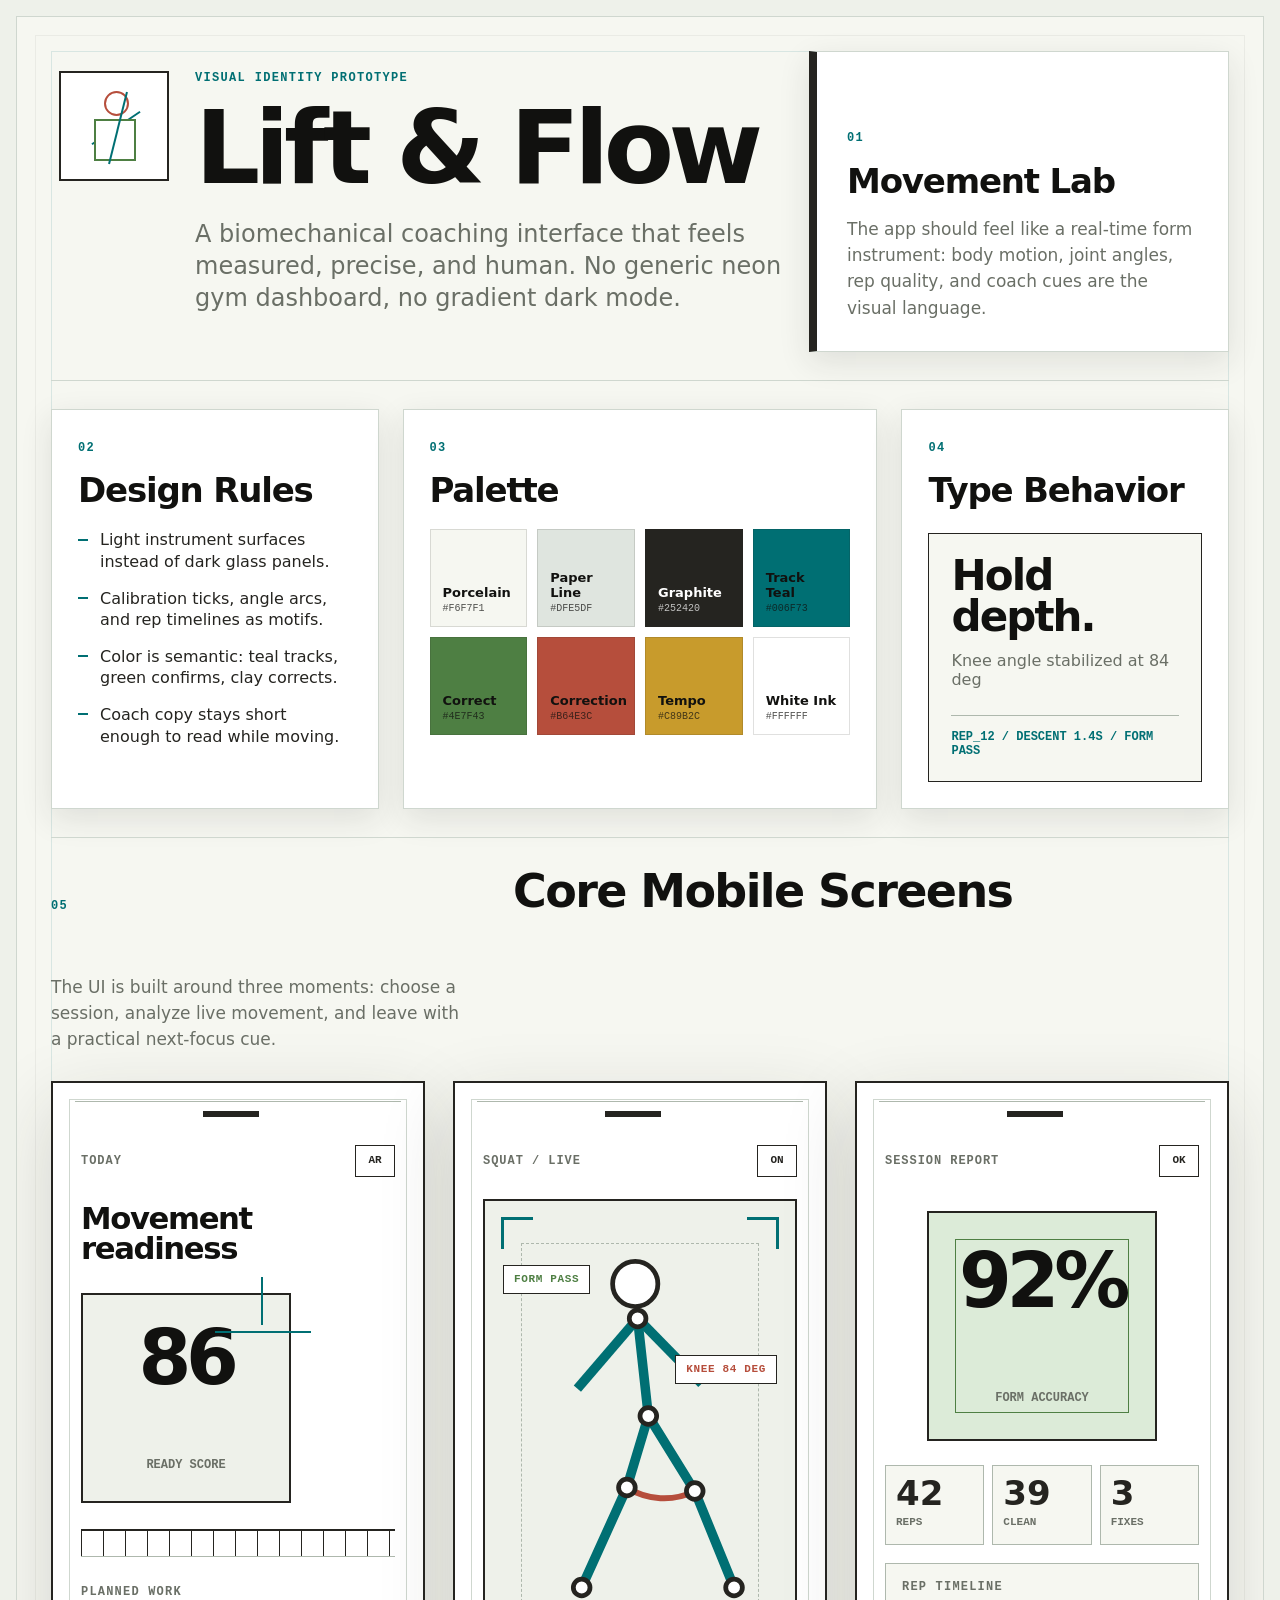
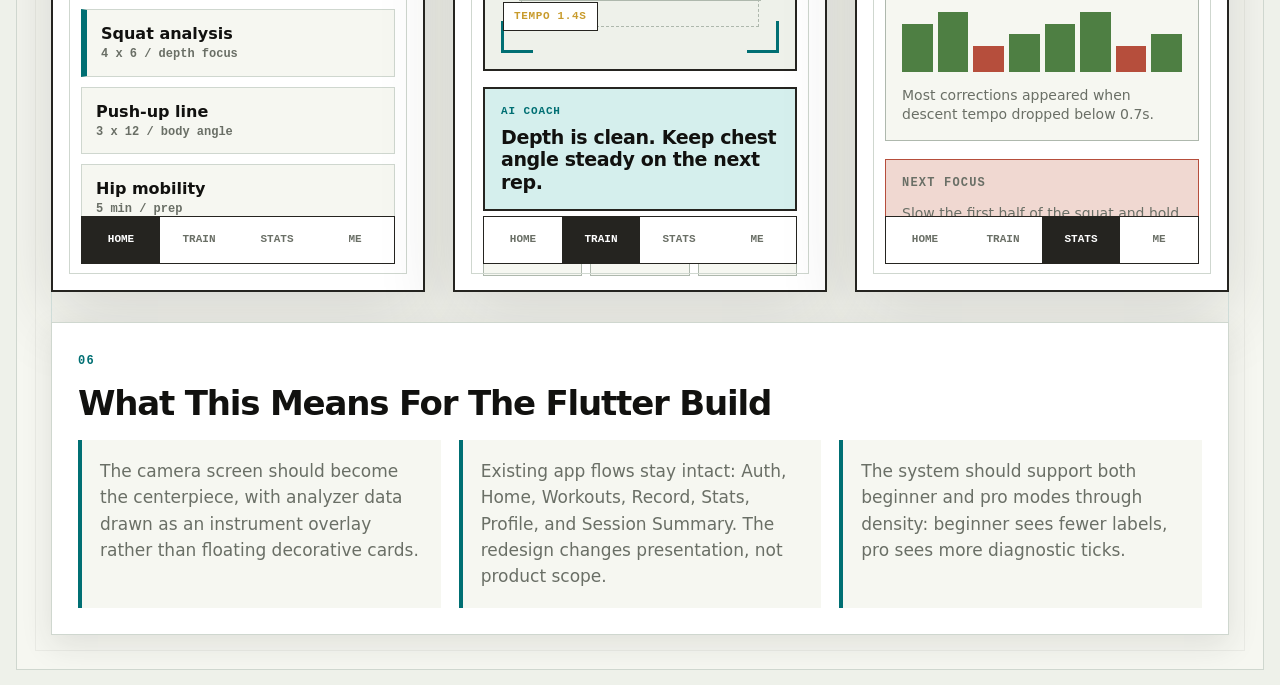
<file: design/movement-lab/index.html>
<!doctype html>
<html lang="en">
  <head>
    <meta charset="utf-8" />
    <meta name="viewport" content="width=device-width, initial-scale=1" />
    <title>Lift & Flow - Movement Lab Visual Prototype</title>
    <link rel="icon" href="./favicon.svg" type="image/svg+xml" />
    <link rel="stylesheet" href="./styles.css" />
  </head>
  <body>
    <main class="lab-board" aria-label="Lift and Flow Movement Lab design preview">
      <section class="hero-section">
        <div class="identity-lockup">
          <div class="lab-mark" aria-hidden="true">
            <span></span>
            <i></i>
          </div>
          <div>
            <p class="system-label">Visual identity prototype</p>
            <h1>Lift & Flow</h1>
            <p class="thesis">
              A biomechanical coaching interface that feels measured, precise,
              and human. No generic neon gym dashboard, no gradient dark mode.
            </p>
          </div>
        </div>

        <div class="theme-card">
          <span class="card-index">01</span>
          <h2>Movement Lab</h2>
          <p>
            The app should feel like a real-time form instrument: body motion,
            joint angles, rep quality, and coach cues are the visual language.
          </p>
        </div>
      </section>

      <section class="identity-grid" aria-label="Visual identity system">
        <article class="principle">
          <span class="card-index">02</span>
          <h2>Design Rules</h2>
          <ul>
            <li>Light instrument surfaces instead of dark glass panels.</li>
            <li>Calibration ticks, angle arcs, and rep timelines as motifs.</li>
            <li>Color is semantic: teal tracks, green confirms, clay corrects.</li>
            <li>Coach copy stays short enough to read while moving.</li>
          </ul>
        </article>

        <article class="palette">
          <span class="card-index">03</span>
          <h2>Palette</h2>
          <div class="swatches">
            <div style="--swatch: #f6f7f1"><b>Porcelain</b><small>#F6F7F1</small></div>
            <div style="--swatch: #dfe5df"><b>Paper Line</b><small>#DFE5DF</small></div>
            <div style="--swatch: #252420"><b>Graphite</b><small>#252420</small></div>
            <div style="--swatch: #006f73"><b>Track Teal</b><small>#006F73</small></div>
            <div style="--swatch: #4e7f43"><b>Correct</b><small>#4E7F43</small></div>
            <div style="--swatch: #b64e3c"><b>Correction</b><small>#B64E3C</small></div>
            <div style="--swatch: #c89b2c"><b>Tempo</b><small>#C89B2C</small></div>
            <div style="--swatch: #ffffff"><b>White Ink</b><small>#FFFFFF</small></div>
          </div>
        </article>

        <article class="type-panel">
          <span class="card-index">04</span>
          <h2>Type Behavior</h2>
          <div class="type-sample">
            <strong>Hold depth.</strong>
            <span>Knee angle stabilized at 84 deg</span>
            <code>REP_12 / DESCENT 1.4S / FORM PASS</code>
          </div>
        </article>
      </section>

      <section class="screens-section" aria-label="Mobile screen concepts">
        <div class="section-heading">
          <span class="card-index">05</span>
          <h2>Core Mobile Screens</h2>
          <p>
            The UI is built around three moments: choose a session, analyze live
            movement, and leave with a practical next-focus cue.
          </p>
        </div>

        <div class="phone-row">
          <article class="phone home-screen" aria-label="Home readiness screen">
            <div class="phone-chrome"></div>
            <header class="phone-header">
              <p>Today</p>
              <button aria-label="Profile">AR</button>
            </header>
            <h3>Movement readiness</h3>
            <div class="readiness-meter">
              <span>86</span>
              <small>ready score</small>
            </div>
            <div class="micro-ruler" aria-hidden="true"></div>
            <section class="plan-list">
              <h4>Planned work</h4>
              <div class="plan-row active">
                <b>Squat analysis</b>
                <span>4 x 6 / depth focus</span>
              </div>
              <div class="plan-row">
                <b>Push-up line</b>
                <span>3 x 12 / body angle</span>
              </div>
              <div class="plan-row">
                <b>Hip mobility</b>
                <span>5 min / prep</span>
              </div>
            </section>
            <nav class="tabbar" aria-label="App tabs">
              <span class="selected">Home</span><span>Train</span><span>Stats</span><span>Me</span>
            </nav>
          </article>

          <article class="phone live-screen" aria-label="Live coaching screen">
            <div class="phone-chrome"></div>
            <header class="phone-header">
              <p>Squat / live</p>
              <button aria-label="Connection status">ON</button>
            </header>
            <section class="camera-instrument">
              <div class="corner c1"></div>
              <div class="corner c2"></div>
              <div class="corner c3"></div>
              <div class="corner c4"></div>
              <div class="pose-asset" aria-hidden="true">
                <svg viewBox="0 0 210 360" role="img" aria-label="Pose skeleton">
                  <path class="limb" d="M103 60 L112 142 L94 202 L56 286" />
                  <path class="limb" d="M112 142 L151 205 L184 286" />
                  <path class="limb" d="M103 60 L55 116" />
                  <path class="limb" d="M103 60 L154 112" />
                  <path class="angle" d="M94 202 A58 58 0 0 0 151 205" />
                  <circle cx="101" cy="31" r="19" />
                  <circle cx="103" cy="60" r="7" />
                  <circle cx="112" cy="142" r="7" />
                  <circle cx="94" cy="202" r="7" />
                  <circle cx="151" cy="205" r="7" />
                  <circle cx="56" cy="286" r="7" />
                  <circle cx="184" cy="286" r="7" />
                </svg>
              </div>
              <div class="analysis-chip pass">FORM PASS</div>
              <div class="analysis-chip angle-chip">KNEE 84 DEG</div>
              <div class="analysis-chip tempo-chip">TEMPO 1.4S</div>
            </section>
            <section class="coach-note">
              <p>AI coach</p>
              <strong>Depth is clean. Keep chest angle steady on the next rep.</strong>
            </section>
            <div class="metric-strip">
              <span><b>12</b> correct</span>
              <span><b>2</b> fixes</span>
              <span><b>Rising</b> state</span>
            </div>
            <nav class="tabbar" aria-label="App tabs">
              <span>Home</span><span class="selected">Train</span><span>Stats</span><span>Me</span>
            </nav>
          </article>

          <article class="phone summary-screen" aria-label="Session summary screen">
            <div class="phone-chrome"></div>
            <header class="phone-header">
              <p>Session report</p>
              <button aria-label="Done">OK</button>
            </header>
            <div class="report-score">
              <span>92%</span>
              <small>form accuracy</small>
            </div>
            <section class="report-grid">
              <div><b>42</b><span>reps</span></div>
              <div><b>39</b><span>clean</span></div>
              <div><b>3</b><span>fixes</span></div>
            </section>
            <section class="timeline-card">
              <h4>Rep timeline</h4>
              <div class="timeline-bars" aria-hidden="true">
                <i></i><i></i><i class="warn"></i><i></i><i></i><i></i><i class="warn"></i><i></i>
              </div>
              <p>Most corrections appeared when descent tempo dropped below 0.7s.</p>
            </section>
            <section class="next-focus">
              <h4>Next focus</h4>
              <p>Slow the first half of the squat and hold bottom position for one beat.</p>
            </section>
            <nav class="tabbar" aria-label="App tabs">
              <span>Home</span><span>Train</span><span class="selected">Stats</span><span>Me</span>
            </nav>
          </article>
        </div>
      </section>

      <section class="implementation-notes">
        <span class="card-index">06</span>
        <h2>What This Means For The Flutter Build</h2>
        <div class="note-grid">
          <p>
            The camera screen should become the centerpiece, with analyzer data
            drawn as an instrument overlay rather than floating decorative cards.
          </p>
          <p>
            Existing app flows stay intact: Auth, Home, Workouts, Record, Stats,
            Profile, and Session Summary. The redesign changes presentation,
            not product scope.
          </p>
          <p>
            The system should support both beginner and pro modes through
            density: beginner sees fewer labels, pro sees more diagnostic ticks.
          </p>
        </div>
      </section>
    </main>
  </body>
</html>
</file>
<file: design/movement-lab/styles.css>
:root {
  --porcelain: #f6f7f1;
  --paper: #eef1ea;
  --line: #cfd7cf;
  --line-strong: #aeb8ad;
  --graphite: #252420;
  --ink: #11110f;
  --muted: #6a6f66;
  --teal: #006f73;
  --teal-soft: #d5efed;
  --green: #4e7f43;
  --green-soft: #dcebd8;
  --clay: #b64e3c;
  --clay-soft: #f0d8d1;
  --tempo: #c89b2c;
  --white: #ffffff;
  --shadow: 0 24px 70px rgba(37, 36, 32, 0.16);
  --small-shadow: 0 10px 30px rgba(37, 36, 32, 0.11);
  font-family: "IBM Plex Sans", "Aptos", "Inter", ui-sans-serif, system-ui, -apple-system, BlinkMacSystemFont, "Segoe UI", sans-serif;
}

* {
  box-sizing: border-box;
}

body {
  margin: 0;
  color: var(--ink);
  background: var(--paper);
}

button {
  font: inherit;
}

.lab-board {
  width: min(1540px, calc(100vw - 32px));
  margin: 16px auto;
  padding: 34px;
  border: 1px solid var(--line);
  background: var(--porcelain);
  position: relative;
  overflow: hidden;
}

.lab-board::before,
.lab-board::after {
  content: "";
  position: absolute;
  inset: 18px;
  pointer-events: none;
  border: 1px solid rgba(37, 36, 32, 0.06);
}

.lab-board::after {
  inset: 34px;
  border-color: rgba(0, 111, 115, 0.12);
}

.hero-section,
.identity-grid,
.screens-section,
.implementation-notes {
  position: relative;
  z-index: 1;
}

.hero-section {
  display: grid;
  grid-template-columns: minmax(0, 1fr) 420px;
  gap: 24px;
  min-height: 330px;
  border-bottom: 1px solid var(--line);
  padding-bottom: 28px;
}

.identity-lockup {
  display: flex;
  align-items: flex-start;
  gap: 26px;
  padding: 20px 0 0 8px;
}

.lab-mark {
  width: 110px;
  height: 110px;
  border: 2px solid var(--graphite);
  position: relative;
  flex: 0 0 auto;
  background: var(--white);
}

.lab-mark::before,
.lab-mark::after {
  content: "";
  position: absolute;
  background: var(--teal);
}

.lab-mark::before {
  width: 58px;
  height: 2px;
  left: 26px;
  top: 54px;
  transform: rotate(-34deg);
}

.lab-mark::after {
  width: 2px;
  height: 74px;
  left: 56px;
  top: 18px;
  transform: rotate(14deg);
}

.lab-mark span,
.lab-mark i {
  position: absolute;
  display: block;
  border: 2px solid var(--clay);
  background: var(--white);
}

.lab-mark span {
  width: 25px;
  height: 25px;
  left: 43px;
  top: 18px;
  border-radius: 999px;
}

.lab-mark i {
  width: 42px;
  height: 42px;
  left: 33px;
  bottom: 18px;
  border-color: var(--green);
}

.system-label,
.card-index {
  margin: 0;
  color: var(--teal);
  font: 700 12px/1.2 "IBM Plex Mono", "SFMono-Regular", ui-monospace, monospace;
  letter-spacing: 0.11em;
  text-transform: uppercase;
}

h1,
h2,
h3,
h4,
p {
  margin: 0;
}

h1 {
  margin-top: 18px;
  max-width: 720px;
  font-size: clamp(72px, 8vw, 132px);
  line-height: 0.88;
  letter-spacing: -0.055em;
  font-weight: 850;
}

.thesis {
  margin-top: 24px;
  max-width: 720px;
  color: var(--muted);
  font-size: 24px;
  line-height: 1.35;
  font-weight: 520;
}

.theme-card,
.principle,
.palette,
.type-panel,
.implementation-notes {
  background: var(--white);
  border: 1px solid var(--line);
  box-shadow: var(--small-shadow);
}

.theme-card {
  align-self: stretch;
  padding: 30px;
  display: flex;
  flex-direction: column;
  justify-content: flex-end;
  border-left: 8px solid var(--graphite);
}

.theme-card h2,
.principle h2,
.palette h2,
.type-panel h2,
.section-heading h2,
.implementation-notes h2 {
  margin-top: 18px;
  font-size: 34px;
  line-height: 1;
  letter-spacing: -0.035em;
}

.theme-card p,
.section-heading p,
.implementation-notes p {
  margin-top: 18px;
  color: var(--muted);
  font-size: 17px;
  line-height: 1.55;
}

.identity-grid {
  display: grid;
  grid-template-columns: 1fr 1.45fr 1fr;
  gap: 24px;
  padding: 28px 0;
}

.principle,
.palette,
.type-panel {
  padding: 26px;
  min-height: 292px;
}

.principle ul {
  padding: 0;
  margin: 22px 0 0;
  list-style: none;
  display: grid;
  gap: 15px;
}

.principle li {
  padding-left: 22px;
  position: relative;
  color: var(--graphite);
  font-size: 16px;
  line-height: 1.35;
}

.principle li::before {
  content: "";
  position: absolute;
  left: 0;
  top: 0.58em;
  width: 10px;
  height: 2px;
  background: var(--teal);
}

.swatches {
  margin-top: 22px;
  display: grid;
  grid-template-columns: repeat(4, minmax(0, 1fr));
  gap: 10px;
}

.swatches div {
  min-height: 98px;
  padding: 12px;
  display: flex;
  flex-direction: column;
  justify-content: flex-end;
  background: var(--swatch);
  border: 1px solid rgba(37, 36, 32, 0.14);
}

.swatches div:nth-child(3) {
  color: var(--white);
}

.swatches b {
  font-size: 13px;
}

.swatches small {
  margin-top: 3px;
  font-family: "IBM Plex Mono", "SFMono-Regular", ui-monospace, monospace;
  font-size: 10px;
  color: currentColor;
  opacity: 0.72;
}

.type-sample {
  margin-top: 26px;
  padding: 22px;
  border: 1px solid var(--graphite);
  background: var(--porcelain);
}

.type-sample strong {
  display: block;
  font-size: 42px;
  line-height: 0.96;
  letter-spacing: -0.045em;
}

.type-sample span {
  display: block;
  margin-top: 14px;
  color: var(--muted);
  font-size: 16px;
}

.type-sample code {
  display: block;
  margin-top: 26px;
  padding-top: 14px;
  border-top: 1px solid var(--line-strong);
  color: var(--teal);
  font: 700 12px/1.2 "IBM Plex Mono", "SFMono-Regular", ui-monospace, monospace;
}

.screens-section {
  padding-top: 18px;
  border-top: 1px solid var(--line);
}

.section-heading {
  display: grid;
  grid-template-columns: 420px minmax(0, 1fr);
  gap: 42px;
  align-items: end;
  margin-bottom: 28px;
}

.section-heading h2 {
  margin-top: 12px;
  font-size: 46px;
}

.phone-row {
  display: grid;
  grid-template-columns: repeat(3, 1fr);
  gap: 28px;
  align-items: start;
}

.phone {
  width: 100%;
  aspect-ratio: 393 / 852;
  position: relative;
  overflow: hidden;
  padding: 62px 28px 26px;
  border: 2px solid var(--graphite);
  background: var(--white);
  box-shadow: var(--shadow);
}

.phone::before {
  content: "";
  position: absolute;
  left: 22px;
  right: 22px;
  top: 18px;
  height: 1px;
  background: var(--line-strong);
}

.phone::after {
  content: "";
  position: absolute;
  left: 48%;
  top: 28px;
  width: 56px;
  height: 6px;
  transform: translateX(-50%);
  background: var(--graphite);
}

.phone-chrome {
  position: absolute;
  inset: 16px;
  border: 1px solid var(--line);
  pointer-events: none;
}

.phone-header {
  display: flex;
  justify-content: space-between;
  align-items: center;
  color: var(--muted);
  font: 700 12px/1.2 "IBM Plex Mono", "SFMono-Regular", ui-monospace, monospace;
  text-transform: uppercase;
  letter-spacing: 0.08em;
}

.phone-header button {
  width: 40px;
  height: 32px;
  border: 1px solid var(--graphite);
  background: transparent;
  color: var(--graphite);
  font: 800 11px/1 "IBM Plex Mono", "SFMono-Regular", ui-monospace, monospace;
}

.phone h3 {
  margin-top: 26px;
  font-size: clamp(26px, 2.4vw, 38px);
  line-height: 0.98;
  letter-spacing: -0.045em;
}

.readiness-meter {
  margin-top: 30px;
  width: 210px;
  height: 210px;
  display: grid;
  place-items: center;
  border: 2px solid var(--graphite);
  position: relative;
  background: var(--paper);
}

.readiness-meter::before,
.readiness-meter::after {
  content: "";
  position: absolute;
  background: var(--teal);
}

.readiness-meter::before {
  width: 2px;
  height: 48px;
  right: 26px;
  top: -18px;
}

.readiness-meter::after {
  width: 96px;
  height: 2px;
  right: -22px;
  top: 36px;
}

.readiness-meter span,
.report-score span {
  display: block;
  font-size: 76px;
  line-height: 0.9;
  letter-spacing: -0.07em;
  font-weight: 850;
}

.readiness-meter small,
.report-score small {
  display: block;
  margin-top: 8px;
  color: var(--muted);
  font: 700 12px/1.2 "IBM Plex Mono", "SFMono-Regular", ui-monospace, monospace;
  text-transform: uppercase;
}

.micro-ruler {
  margin-top: 26px;
  height: 28px;
  border-top: 2px solid var(--graphite);
  border-bottom: 1px solid var(--line-strong);
  background:
    repeating-linear-gradient(90deg, var(--graphite) 0 1px, transparent 1px 22px);
}

.plan-list {
  margin-top: 28px;
}

.plan-list h4,
.timeline-card h4,
.next-focus h4 {
  color: var(--muted);
  font: 800 12px/1.2 "IBM Plex Mono", "SFMono-Regular", ui-monospace, monospace;
  text-transform: uppercase;
  letter-spacing: 0.1em;
}

.plan-row {
  margin-top: 10px;
  padding: 14px;
  border: 1px solid var(--line);
  background: var(--porcelain);
}

.plan-row.active {
  border-left: 6px solid var(--teal);
}

.plan-row b,
.plan-row span {
  display: block;
}

.plan-row b {
  font-size: 16px;
}

.plan-row span {
  margin-top: 4px;
  color: var(--muted);
  font: 650 12px/1.2 "IBM Plex Mono", "SFMono-Regular", ui-monospace, monospace;
}

.camera-instrument {
  margin-top: 22px;
  height: 472px;
  position: relative;
  border: 2px solid var(--graphite);
  background: var(--paper);
  overflow: hidden;
}

.camera-instrument::before {
  content: "";
  position: absolute;
  inset: 42px 36px;
  border: 1px dashed var(--line-strong);
}

.camera-instrument::after {
  content: "";
  position: absolute;
  left: 34px;
  right: 34px;
  bottom: 68px;
  height: 1px;
  background: var(--line-strong);
}

.corner {
  position: absolute;
  width: 32px;
  height: 32px;
  border-color: var(--teal);
  border-style: solid;
  z-index: 2;
}

.c1 { left: 16px; top: 16px; border-width: 3px 0 0 3px; }
.c2 { right: 16px; top: 16px; border-width: 3px 3px 0 0; }
.c3 { left: 16px; bottom: 16px; border-width: 0 0 3px 3px; }
.c4 { right: 16px; bottom: 16px; border-width: 0 3px 3px 0; }

.pose-asset {
  position: absolute;
  left: 50%;
  top: 46px;
  width: 250px;
  transform: translateX(-50%);
}

.pose-asset svg {
  width: 100%;
  height: auto;
  overflow: visible;
}

.pose-asset .limb,
.pose-asset .angle {
  fill: none;
  stroke: var(--teal);
  stroke-width: 8;
  stroke-linecap: square;
  stroke-linejoin: miter;
}

.pose-asset .angle {
  stroke: var(--clay);
  stroke-width: 5;
}

.pose-asset circle {
  fill: var(--white);
  stroke: var(--graphite);
  stroke-width: 4;
}

.analysis-chip {
  position: absolute;
  z-index: 3;
  padding: 8px 10px;
  border: 1px solid var(--graphite);
  background: var(--white);
  color: var(--graphite);
  font: 850 11px/1 "IBM Plex Mono", "SFMono-Regular", ui-monospace, monospace;
  letter-spacing: 0.06em;
}

.analysis-chip.pass {
  left: 18px;
  top: 64px;
  color: var(--green);
}

.angle-chip {
  right: 18px;
  top: 154px;
  color: var(--clay);
}

.tempo-chip {
  left: 18px;
  bottom: 38px;
  color: var(--tempo);
}

.coach-note {
  margin-top: 16px;
  padding: 16px;
  border: 2px solid var(--graphite);
  background: var(--teal-soft);
}

.coach-note p {
  color: var(--teal);
  font: 850 11px/1.2 "IBM Plex Mono", "SFMono-Regular", ui-monospace, monospace;
  text-transform: uppercase;
  letter-spacing: 0.08em;
}

.coach-note strong {
  display: block;
  margin-top: 8px;
  font-size: 19px;
  line-height: 1.18;
  letter-spacing: -0.02em;
}

.metric-strip,
.report-grid {
  display: grid;
  grid-template-columns: repeat(3, 1fr);
  gap: 8px;
}

.metric-strip {
  margin-top: 12px;
}

.metric-strip span,
.report-grid div {
  padding: 10px;
  border: 1px solid var(--line-strong);
  background: var(--porcelain);
  color: var(--muted);
  font-size: 11px;
  text-transform: uppercase;
}

.metric-strip b,
.report-grid b {
  display: block;
  color: var(--graphite);
  font-size: 18px;
  line-height: 1;
}

.tabbar {
  position: absolute;
  left: 28px;
  right: 28px;
  bottom: 26px;
  height: 48px;
  display: grid;
  grid-template-columns: repeat(4, 1fr);
  align-items: center;
  border: 1px solid var(--graphite);
  background: var(--white);
}

.tabbar span {
  display: grid;
  place-items: center;
  height: 100%;
  color: var(--muted);
  font: 800 11px/1 "IBM Plex Mono", "SFMono-Regular", ui-monospace, monospace;
  text-transform: uppercase;
}

.tabbar .selected {
  background: var(--graphite);
  color: var(--white);
}

.report-score {
  margin: 34px auto 0;
  width: 230px;
  height: 230px;
  display: grid;
  place-items: center;
  border: 2px solid var(--graphite);
  background: var(--green-soft);
  position: relative;
}

.report-score::before {
  content: "";
  position: absolute;
  inset: 26px;
  border: 1px solid var(--green);
}

.report-grid {
  margin-top: 24px;
}

.report-grid div {
  min-height: 80px;
}

.report-grid b {
  font-size: 34px;
}

.report-grid span {
  display: block;
  margin-top: 7px;
  font: 800 11px/1 "IBM Plex Mono", "SFMono-Regular", ui-monospace, monospace;
}

.timeline-card,
.next-focus {
  margin-top: 18px;
  padding: 16px;
  border: 1px solid var(--line-strong);
  background: var(--porcelain);
}

.timeline-bars {
  margin-top: 14px;
  display: grid;
  grid-template-columns: repeat(8, 1fr);
  gap: 5px;
  align-items: end;
  height: 64px;
}

.timeline-bars i {
  display: block;
  height: 48px;
  background: var(--green);
}

.timeline-bars i:nth-child(2),
.timeline-bars i:nth-child(6) {
  height: 60px;
}

.timeline-bars i:nth-child(4),
.timeline-bars i:nth-child(8) {
  height: 38px;
}

.timeline-bars .warn {
  height: 26px;
  background: var(--clay);
}

.timeline-card p,
.next-focus p {
  margin-top: 14px;
  color: var(--muted);
  font-size: 14px;
  line-height: 1.35;
}

.next-focus {
  background: var(--clay-soft);
  border-color: var(--clay);
}

.implementation-notes {
  margin-top: 30px;
  padding: 26px;
}

.note-grid {
  margin-top: 20px;
  display: grid;
  grid-template-columns: repeat(3, 1fr);
  gap: 18px;
}

.note-grid p {
  margin: 0;
  padding: 18px;
  border-left: 4px solid var(--teal);
  background: var(--porcelain);
}

@media (max-width: 1180px) {
  .hero-section,
  .identity-grid,
  .section-heading,
  .phone-row,
  .note-grid {
    grid-template-columns: 1fr;
  }

  .phone-row {
    max-width: 520px;
    margin: 0 auto;
  }
}

@media (max-width: 620px) {
  .lab-board {
    width: 100%;
    margin: 0;
    padding: 18px;
  }

  .identity-lockup {
    flex-direction: column;
  }

  h1 {
    font-size: 64px;
  }

  .thesis {
    font-size: 18px;
  }

  .swatches {
    grid-template-columns: repeat(2, 1fr);
  }

  .phone {
    padding-left: 22px;
    padding-right: 22px;
  }
}
</file>
